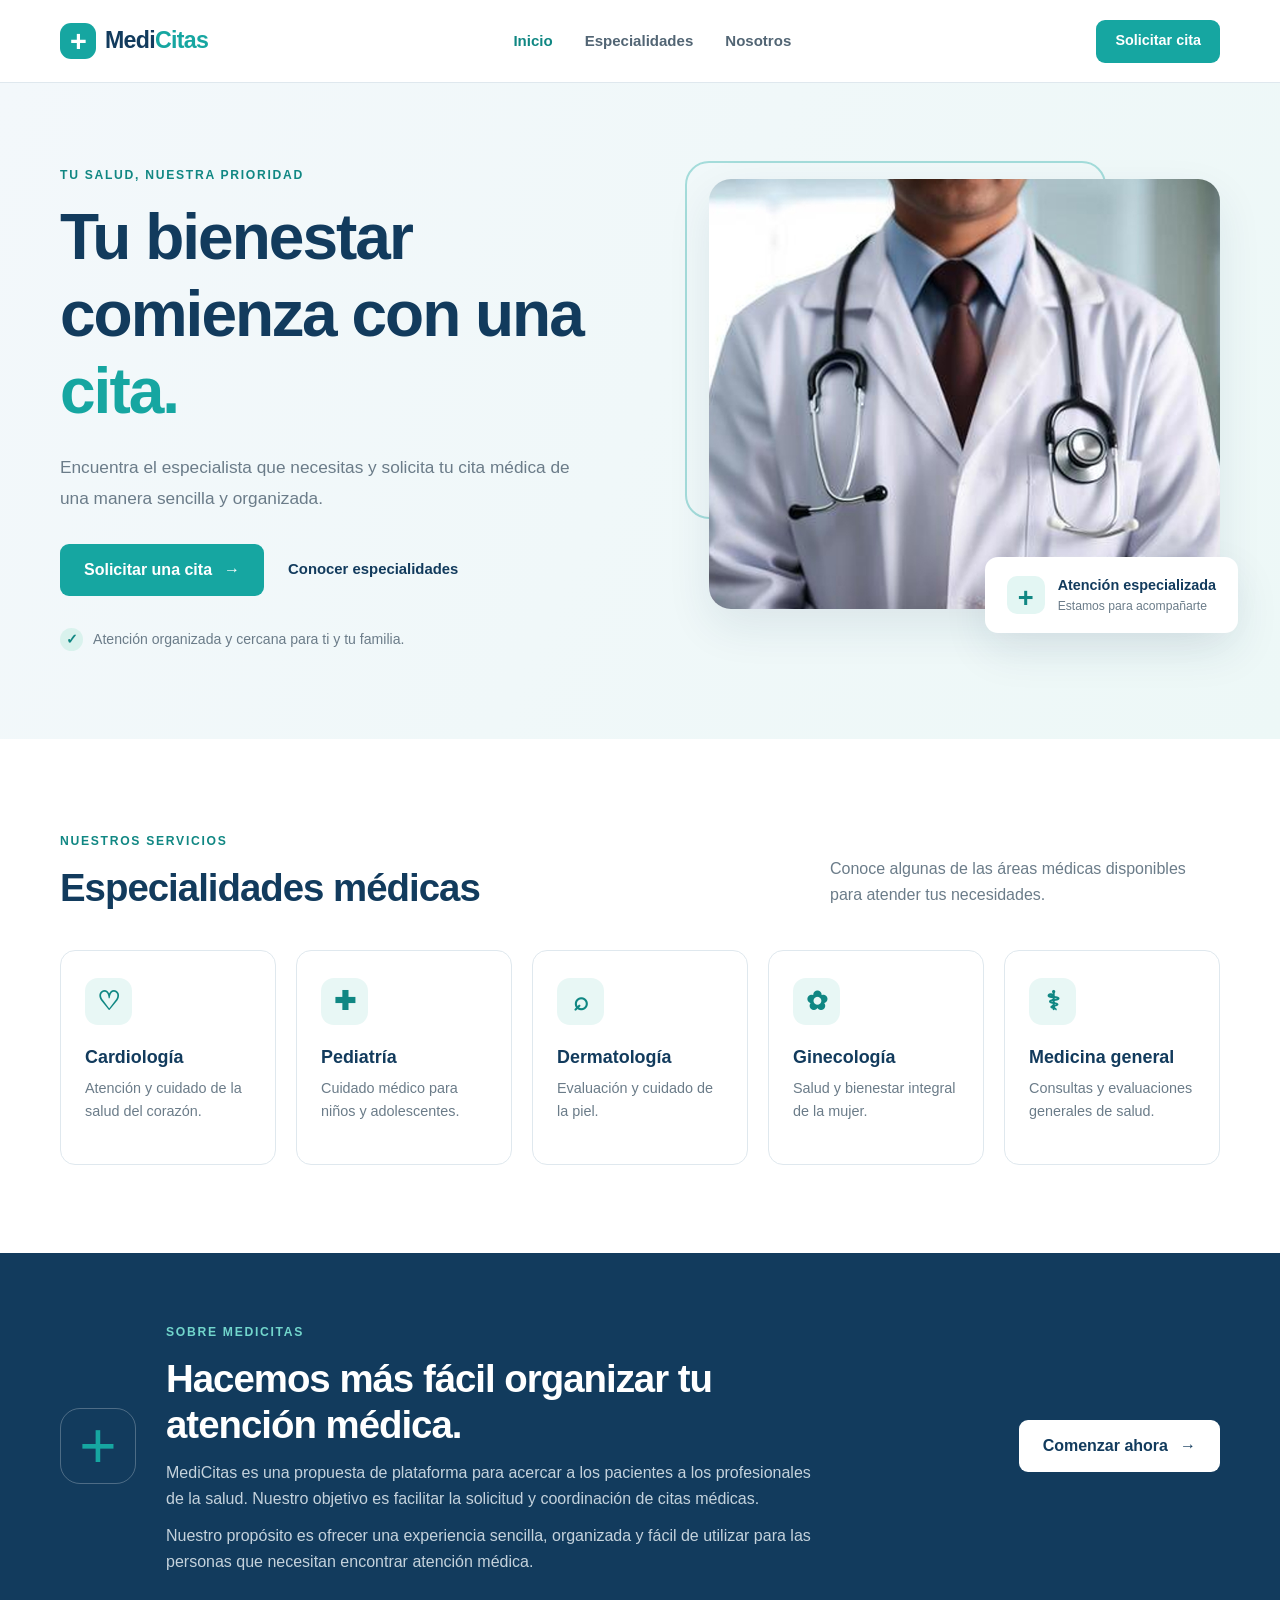
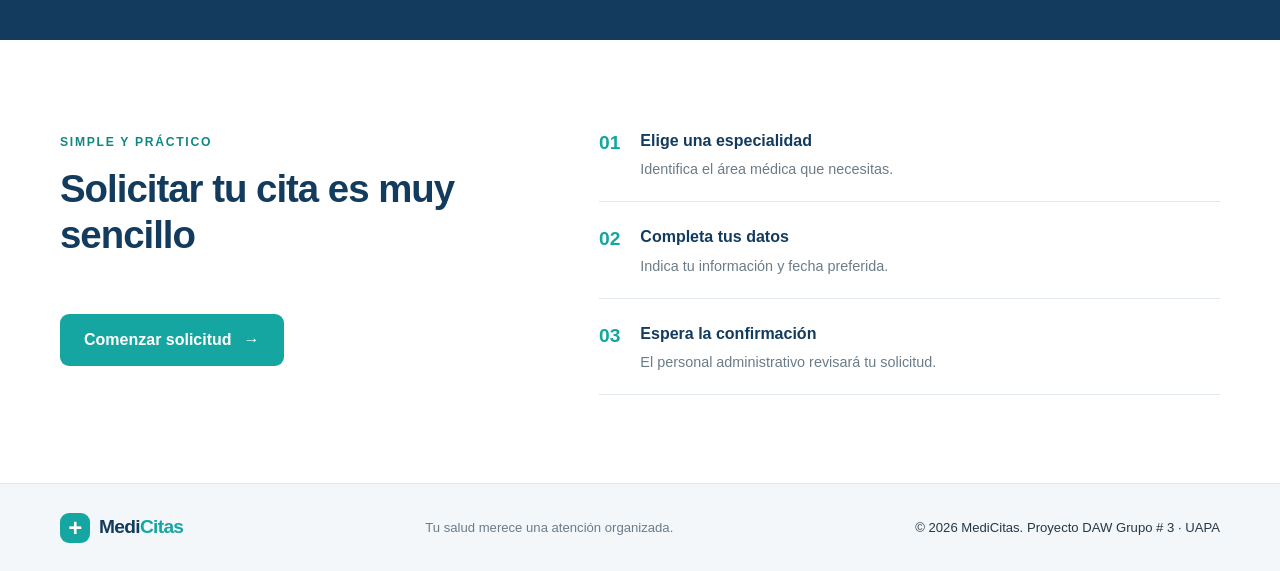
<file: index.html>
<!DOCTYPE html>
<html lang="es-DO">
<head>
    <meta charset="UTF-8">
    <meta name="viewport" content="width=device-width, initial-scale=1.0">
    <meta name="description" content="MediCitas: encuentra especialistas y solicita tu próxima cita médica.">
    <title>MediCitas | Atención médica a tu alcance</title>
    <link rel="stylesheet" href="css/estilos.css">
</head>
<body>
    <header class="encabezado-sitio">
        <div class="contenedor contenido-encabezado">
            <a class="marca" href="index.html" aria-label="MediCitas, página de inicio">
                <span class="marca-icono" aria-hidden="true">+</span>
                <span>Medi<span class="marca-acento">Citas</span></span>
            </a>

            <nav class="menu-principal" aria-label="Navegación principal">
                <ul>
                    <li><a class="enlace-menu activo" href="index.html" aria-current="page">Inicio</a></li>
                    <li><a class="enlace-menu" href="#especialidades">Especialidades</a></li>
                    <li><a class="enlace-menu" href="#nosotros">Nosotros</a></li>
                </ul>
            </nav>

            <a class="boton boton-pequeno" href="solicitar-cita.html">Solicitar cita</a>
        </div>
    </header>

    <main>
        <section class="portada" id="inicio">
            <div class="contenedor contenido-portada">
                <div class="texto-portada">
                    <span class="antetitulo">Tu salud, nuestra prioridad</span>
                    <h1>Tu bienestar comienza con una <span class="texto-acento">cita.</span></h1>
                    <p class="descripcion-portada">
                        Encuentra el especialista que necesitas y solicita tu cita médica
                        de una manera sencilla y organizada.
                    </p>
                    <div class="acciones-portada">
                        <a class="boton" href="solicitar-cita.html">Solicitar una cita <span aria-hidden="true">→</span></a>
                        <a class="enlace-texto" href="#especialidades">Conocer especialidades</a>
                    </div>
                    <div class="nota-portada">
                        <span class="nota-marca" aria-hidden="true">✓</span>
                        Atención organizada y cercana para ti y tu familia.
                    </div>
                </div>

                <div class="marco-imagen-portada">
                    <img
                        class="imagen-portada"
                        src="imagenes/doctora.jpg"
                        alt="Doctora con bata blanca en un consultorio médico">
                    <div class="leyenda-imagen">
                        <span class="icono-leyenda" aria-hidden="true">+</span>
                        <span><strong>Atención especializada</strong><small>Estamos para acompañarte</small></span>
                    </div>
                </div>
            </div>
        </section>

        <section class="seccion seccion-especialidades" id="especialidades">
            <div class="contenedor">
                <div class="encabezado-seccion">
                    <div>
                        <span class="antetitulo">Nuestros servicios</span>
                        <h2>Especialidades médicas</h2>
                    </div>
                    <p>Conoce algunas de las áreas médicas disponibles para atender tus necesidades.</p>
                </div>

                <ul class="cuadricula-especialidades">
                    <li class="tarjeta-especialidad">
                        <span class="icono-especialidad" aria-hidden="true">♡</span>
                        <h3>Cardiología</h3>
                        <p>Atención y cuidado de la salud del corazón.</p>
                    </li>
                    <li class="tarjeta-especialidad">
                        <span class="icono-especialidad" aria-hidden="true">✚</span>
                        <h3>Pediatría</h3>
                        <p>Cuidado médico para niños y adolescentes.</p>
                    </li>
                    <li class="tarjeta-especialidad">
                        <span class="icono-especialidad" aria-hidden="true">⌕</span>
                        <h3>Dermatología</h3>
                        <p>Evaluación y cuidado de la piel.</p>
                    </li>
                    <li class="tarjeta-especialidad">
                        <span class="icono-especialidad" aria-hidden="true">✿</span>
                        <h3>Ginecología</h3>
                        <p>Salud y bienestar integral de la mujer.</p>
                    </li>
                    <!-- Aporte: Josué Ramírez -->
                    <li class="tarjeta-especialidad">
                        <span class="icono-especialidad" aria-hidden="true">⚕</span>
                        <h3>Medicina general</h3>
                        <p>Consultas y evaluaciones generales de salud.</p>
                    </li>
                </ul>
            </div>
        </section>

        <section class="seccion seccion-nosotros" id="nosotros">
            <div class="contenedor contenido-nosotros">
                <div class="simbolo-nosotros" aria-hidden="true">+</div>
                <div>
                    <span class="antetitulo">Sobre MediCitas</span>
                    <h2>Hacemos más fácil organizar tu atención médica.</h2>
                    <p>
                        MediCitas es una propuesta de plataforma para acercar a los pacientes
                        a los profesionales de la salud. Nuestro objetivo es facilitar la
                        solicitud y coordinación de citas médicas.
                    </p>
                    <!-- Aporte: Josué Ramírez -->
                    <p>
                        Nuestro propósito es ofrecer una experiencia sencilla,
                        organizada y fácil de utilizar para las personas que
                        necesitan encontrar atención médica.
                    </p>
                </div>
                <a class="boton boton-claro" href="solicitar-cita.html">Comenzar ahora <span aria-hidden="true">→</span></a>
            </div>
        </section>

        <section class="seccion seccion-pasos">
            <div class="contenedor contenido-pasos">
                <div>
                    <span class="antetitulo">Simple y práctico</span>
                    <h2>Solicitar tu cita es muy sencillo</h2>
                    <!-- Aporte: Josué Ramírez -->
                    <a class="boton boton-pasos" href="solicitar-cita.html">Comenzar solicitud <span aria-hidden="true">→</span></a>
                </div>
                <ol class="lista-pasos">
                    <li><span>01</span><div><strong>Elige una especialidad</strong><p>Identifica el área médica que necesitas.</p></div></li>
                    <li><span>02</span><div><strong>Completa tus datos</strong><p>Indica tu información y fecha preferida.</p></div></li>
                    <li><span>03</span><div><strong>Espera la confirmación</strong><p>El personal administrativo revisará tu solicitud.</p></div></li>
                </ol>
            </div>
        </section>
    </main>

    <footer class="pie-pagina">
        <div class="contenedor contenido-pie">
            <a class="marca marca-pie" href="index.html"><span class="marca-icono" aria-hidden="true">+</span><span>Medi<span class="marca-acento">Citas</span></span></a>
            <p>Tu salud merece una atención organizada.</p>
            <small>© 2026 MediCitas. Proyecto DAW Grupo # 3 · UAPA</small>
        </div>
    </footer>
</body>
</html>
</file>
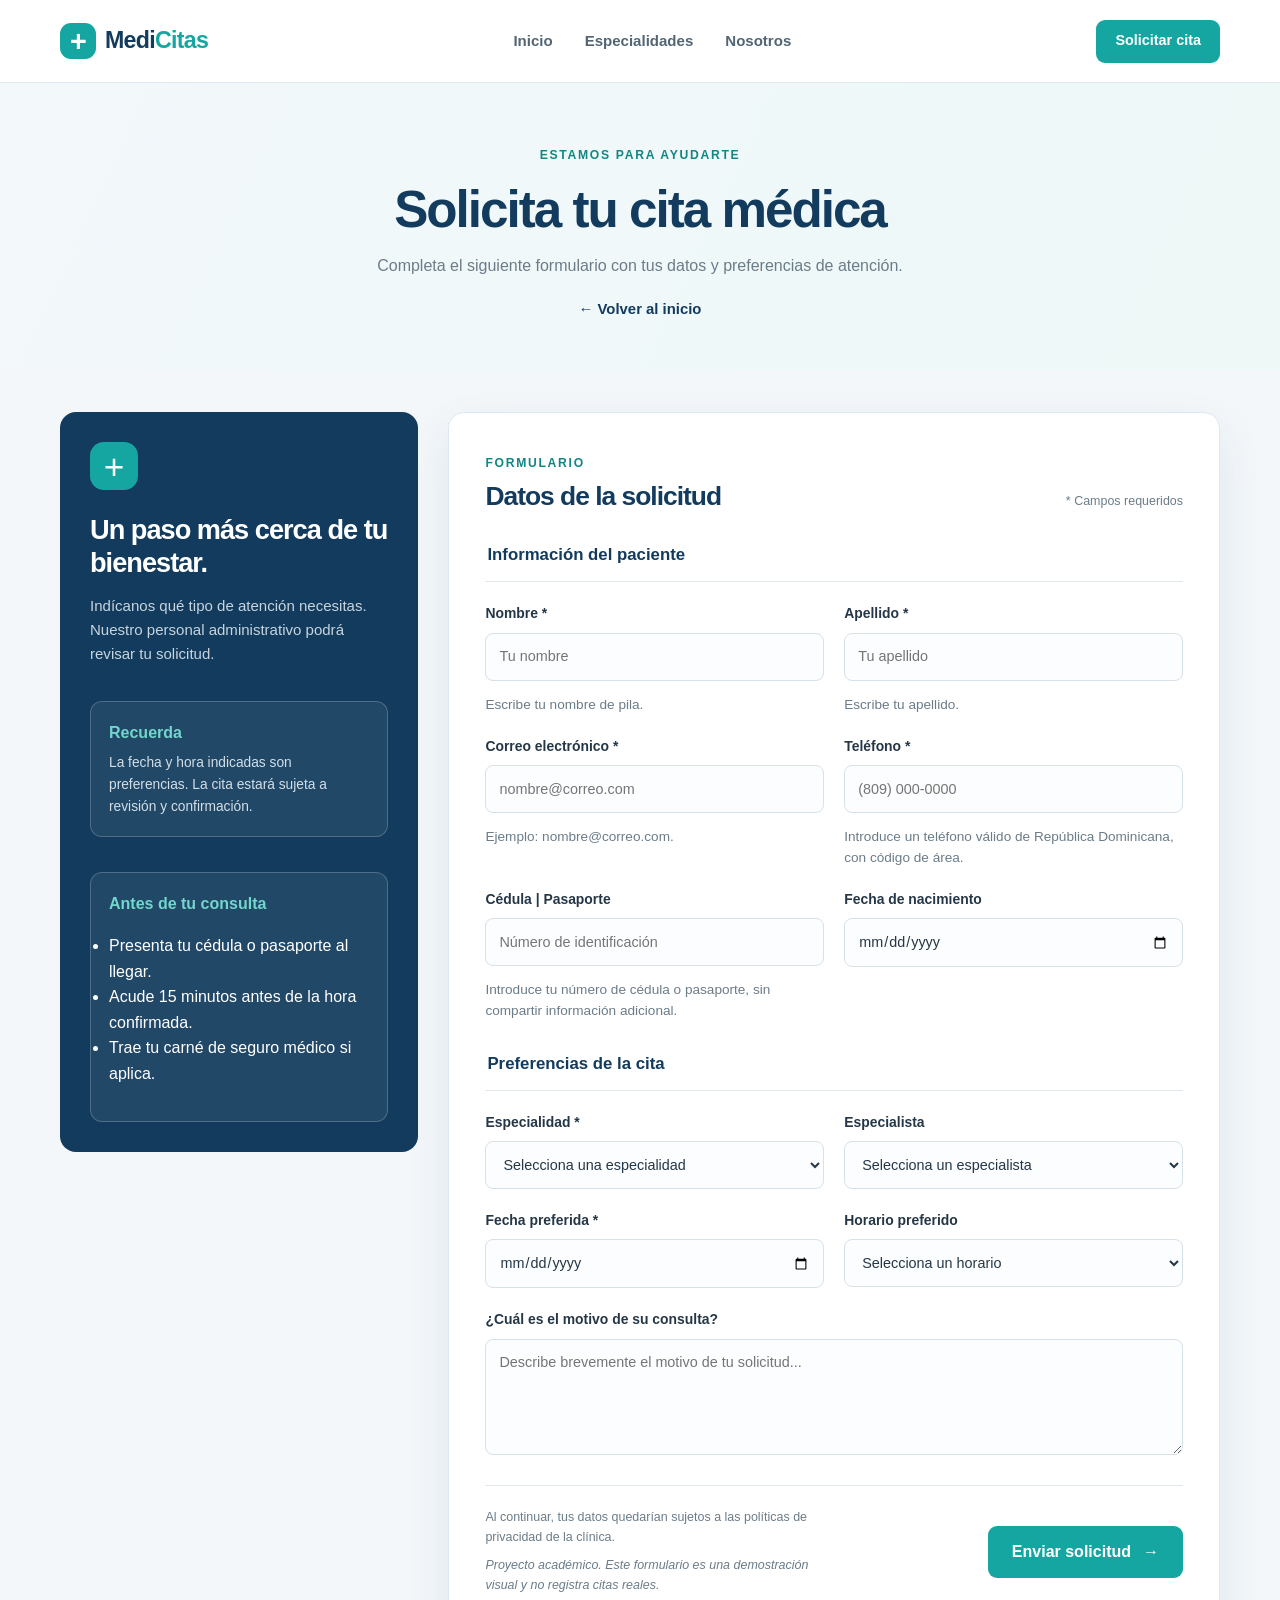
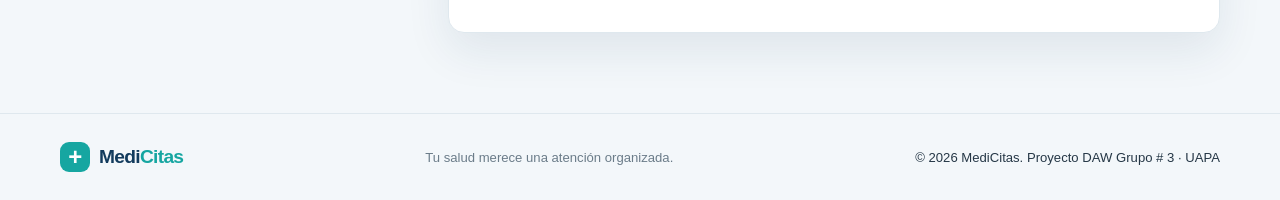
<file: solicitar-cita.html>
<!doctype html>
<html lang="es-DO">
  <head>
    <meta charset="UTF-8" />
    <meta name="viewport" content="width=device-width, initial-scale=1.0" />
    <meta
      name="description"
      content="Formulario de solicitud de cita médica de MediCitas."
    />
    <title>Solicitar cita | MediCitas</title>
    <link rel="stylesheet" href="css/estilos.css" />
  </head>
  <body>
    <header class="encabezado-sitio">
      <div class="contenedor contenido-encabezado">
        <a
          class="marca"
          href="index.html"
          aria-label="MediCitas, página de inicio"
        >
          <span class="marca-icono" aria-hidden="true">+</span>
          <span>Medi<span class="marca-acento">Citas</span></span>
        </a>

        <nav class="menu-principal" aria-label="Navegación principal">
          <ul>
            <li><a class="enlace-menu" href="index.html">Inicio</a></li>
            <li>
              <a class="enlace-menu" href="index.html#especialidades"
                >Especialidades</a
              >
            </li>
            <li>
              <a class="enlace-menu" href="index.html#nosotros">Nosotros</a>
            </li>
          </ul>
        </nav>

        <a
          class="boton boton-pequeno"
          href="solicitar-cita.html"
          aria-current="page"
          >Solicitar cita</a
        >
      </div>
    </header>

    <main class="pagina-formulario">
      <section class="intro-formulario">
        <div class="contenedor">
          <span class="antetitulo">Estamos para ayudarte</span>
          <h1>Solicita tu cita médica</h1>
          <p>
            Completa el siguiente formulario con tus datos y preferencias de
            atención.
          </p>
          <a class="enlace-volver" href="index.html">← Volver al inicio</a>
        </div>
      </section>

      <section class="contenedor seccion-formulario">
        <aside class="lateral-formulario">
          <div class="icono-lateral" aria-hidden="true">+</div>
          <h2>Un paso más cerca de tu bienestar.</h2>
          <p>
            Indícanos qué tipo de atención necesitas. Nuestro personal
            administrativo podrá revisar tu solicitud.
          </p>
          <div class="recordatorio-lateral">
            <strong>Recuerda</strong>
            <p>
              La fecha y hora indicadas son preferencias. La cita estará sujeta
              a revisión y confirmación.
            </p>
          </div>
          <div class="recordatorio-lateral">
            <strong>Antes de tu consulta</strong>
            <ul>
              <li>Presenta tu cédula o pasaporte al llegar.</li>
              <li>Acude 15 minutos antes de la hora confirmada.</li>
              <li>Trae tu carné de seguro médico si aplica.</li>
            </ul>
          </div>
        </aside>

        <div class="tarjeta-formulario">
          <div class="encabezado-tarjeta">
            <div>
              <span class="antetitulo">Formulario</span>
              <h2>Datos de la solicitud</h2>
            </div>
            <span class="nota-requeridos">* Campos requeridos</span>
          </div>

          <!-- Formulario maquetado para la primera fase; todavía no procesa información. -->
          <form action="#" method="get">
            <fieldset>
              <legend>Información del paciente</legend>
              <div class="cuadricula-formulario">
                <div class="grupo-campo">
                  <label for="nombre">Nombre *</label>
                  <input
                    type="text"
                    id="nombre"
                    name="nombre"
                    placeholder="Tu nombre"
                    autocomplete="given-name"
                    aria-describedby="ayuda-nombre"
                    pattern="[A-Za-zÁÉÍÓÚÜÑáéíóúüñ]+([ '-][A-Za-zÁÉÍÓÚÜÑáéíóúüñ]+)*"
                    title="Introduce solamente letras, espacios, apóstrofes o guiones."
                    required
                  />
                  <small id="ayuda-nombre" class="ayuda-campo">
                    Escribe tu nombre de pila.
                  </small>
                </div>
                <div class="grupo-campo">
                  <label for="apellido">Apellido *</label>
                  <input
                    type="text"
                    id="apellido"
                    name="apellido"
                    placeholder="Tu apellido"
                    autocomplete="family-name"
                    aria-describedby="ayuda-apellido"
                    pattern="[A-Za-zÁÉÍÓÚÜÑáéíóúüñ]+([ '-][A-Za-zÁÉÍÓÚÜÑáéíóúüñ]+)*"
                    required
                  />
                  <small id="ayuda-apellido" class="ayuda-campo">
                    Escribe tu apellido.
                  </small>
                </div>
                <div class="grupo-campo">
                  <label for="correo">Correo electrónico *</label>
                  <input
                    type="email"
                    id="correo"
                    name="correo"
                    placeholder="nombre@correo.com"
                    autocomplete="email"
                    aria-describedby="ayuda-correo"
                    required
                  />
                  <small id="ayuda-correo" class="ayuda-campo">
                    Ejemplo: nombre@correo.com.
                  </small>
                </div>
                <div class="grupo-campo">
                  <label for="telefono">Teléfono *</label>
                  <input
                    type="tel"
                    id="telefono"
                    name="telefono"
                    placeholder="(809) 000-0000"
                    autocomplete="tel"
                    aria-describedby="ayuda-telefono"
                    required
                    pattern="(\+?1[- ]?)?\(?(809|829|849)\)?[- ]?[0-9]{3}[- ]?[0-9]{4}"
                    title="Introduce un teléfono dominicano con código 809, 829 o 849."
                  />
                  <small id="ayuda-telefono" class="ayuda-campo">
                    Introduce un teléfono válido de República Dominicana, con
                    código de área.
                  </small>
                </div>
                <div class="grupo-campo">
                  <label for="documento">Cédula | Pasaporte</label>
                  <input
                    type="text"
                    id="documento"
                    name="documento"
                    placeholder="Número de identificación"
                    autocomplete="off"
                    aria-describedby="ayuda-documento"
                    pattern="[A-Za-z0-9-]+"
                    title="Introduce letras, números o guiones."
                  />
                  <small id="ayuda-documento" class="ayuda-campo">
                    Introduce tu número de cédula o pasaporte, sin compartir
                    información adicional.
                  </small>
                </div>
                <div class="grupo-campo">
                  <label for="nacimiento">Fecha de nacimiento</label>
                  <input type="date" id="nacimiento" name="nacimiento" />
                </div>
              </div>
            </fieldset>

            <fieldset>
              <legend>Preferencias de la cita</legend>
              <div class="cuadricula-formulario">
                <div class="grupo-campo">
                  <label for="especialidad">Especialidad *</label>
                  <select id="especialidad" name="especialidad" required>
                    <option value="">Selecciona una especialidad</option>
                    <option value="cardiologia">Cardiología</option>
                    <option value="pediatria">Pediatría</option>
                    <option value="dermatologia">Dermatología</option>
                    <option value="ginecologia">Ginecología</option>
                    <option value="medicina-general">Medicina general</option>
                  </select>
                </div>
                <div class="grupo-campo">
                  <label for="especialista">Especialista</label>
                  <select id="especialista" name="especialista">
                    <option value="">Selecciona un especialista</option>
                    <option value="dr-carlos-mendez">Dr. Carlos Méndez</option>
                    <option value="dra-laura-rodriguez">
                      Dra. Laura Rodríguez
                    </option>
                    <option value="sin-preferencia">Sin preferencia</option>
                  </select>
                </div>
                <div class="grupo-campo">
                  <label for="fecha">Fecha preferida *</label>
                  <input type="date" id="fecha" name="fecha" required />
                </div>
                <div class="grupo-campo">
                  <label for="hora">Horario preferido</label>
                  <select id="hora" name="hora">
                    <option value="">Selecciona un horario</option>
                    <option value="08:00-10:00">
                      8:00 a. m. - 10:00 a. m.
                    </option>
                    <option value="10:00-12:00">
                      10:00 a. m. - 12:00 p. m.
                    </option>
                    <option value="13:00-15:00">1:00 p. m. - 3:00 p. m.</option>
                    <option value="15:00-17:00">3:00 p. m. - 5:00 p. m.</option>
                  </select>
                </div>
                <div class="grupo-campo ancho-completo">
                  <label for="motivo">¿Cuál es el motivo de su consulta?</label>
                  <textarea
                    id="motivo"
                    name="motivo"
                    rows="4"
                    placeholder="Describe brevemente el motivo de tu solicitud..."
                  ></textarea>
                </div>
              </div>
            </fieldset>

            <div class="acciones-formulario">
              <div class="textos-acciones">
                <p>
                  Al continuar, tus datos quedarían sujetos a las políticas de
                  privacidad de la clínica.
                </p>
                <!-- Aporte: Josué Ramírez -->
                <p class="nota-academica">
                  Proyecto académico. Este formulario es una demostración
                  visual y no registra citas reales.
                </p>
              </div>
              <button class="boton" type="button">
                Enviar solicitud <span aria-hidden="true">→</span>
              </button>
            </div>
          </form>
        </div>
      </section>
    </main>

    <footer class="pie-pagina">
      <div class="contenedor contenido-pie">
        <a class="marca marca-pie" href="index.html"
          ><span class="marca-icono" aria-hidden="true">+</span
          ><span>Medi<span class="marca-acento">Citas</span></span></a
        >
        <p>Tu salud merece una atención organizada.</p>
        <small>© 2026 MediCitas. Proyecto DAW Grupo # 3 · UAPA</small>
      </div>
    </footer>
  </body>
</html>
</file>
<file: css/estilos.css>
/* =========================================
   MEDICITAS - Hoja de estilos compartida
   ========================================= */

/* 1. Selectores de etiqueta */
:root {
  --azul-marino: #123b5d;
  --azul-marino-oscuro: #0b2b45;
  --verde-azulado: #16a6a1;
  --verde-azulado-oscuro: #108783;
  --texto: #253746;
  --texto-suave: #6b7c89;
  --fondo: #f3f7fa;
  --blanco: #ffffff;
  --borde: #dfe8ee;
  --sombra: 0 18px 45px rgba(18, 59, 93, 0.09);
}

* {
  box-sizing: border-box;
}

html {
  scroll-behavior: smooth;
}

body {
  margin: 0;
  background: var(--blanco);
  color: var(--texto);
  font-family: Arial, Helvetica, sans-serif;
  line-height: 1.6;
}

img {
  display: block;
  max-width: 100%;
}

a {
  color: inherit;
  text-decoration: none;
}

ul,
ol {
  padding: 0;
}

button,
input,
select,
textarea {
  font: inherit;
}

h1,
h2,
h3,
p {
  margin-top: 0;
}

h1,
h2,
h3 {
  color: var(--azul-marino);
  line-height: 1.2;
}

h1 {
  font-size: clamp(2.5rem, 5vw, 4.4rem);
  letter-spacing: -2px;
}

h2 {
  font-size: clamp(1.8rem, 3vw, 2.5rem);
  letter-spacing: -1px;
}

p {
  color: var(--texto-suave);
}

/* 2. Selectores de clase */
.contenedor {
  width: min(1160px, calc(100% - 48px));
  margin: 0 auto;
}

.encabezado-sitio {
  position: relative;
  z-index: 5;
  background: var(--blanco);
  border-bottom: 1px solid var(--borde);
}

.contenido-encabezado {
  min-height: 82px;
  display: flex;
  align-items: center;
  justify-content: space-between;
  gap: 28px;
}

.marca {
  display: inline-flex;
  align-items: center;
  gap: 9px;
  color: var(--azul-marino);
  font-size: 1.45rem;
  font-weight: 800;
  letter-spacing: -0.7px;
}

.marca-icono,
.icono-lateral {
  display: inline-grid;
  place-items: center;
  width: 36px;
  height: 36px;
  border-radius: 11px;
  background: var(--verde-azulado);
  color: var(--blanco);
  font-size: 1.8rem;
  line-height: 1;
}

.marca-acento,
.texto-acento {
  color: var(--verde-azulado);
}

.menu-principal ul {
  display: flex;
  align-items: center;
  gap: 32px;
  margin: 0;
  list-style: none;
}

.enlace-menu {
  color: #526574;
  font-size: 0.94rem;
  font-weight: 600;
  transition: color 0.2s ease;
}

.enlace-menu:hover,
.enlace-menu.activo {
  color: var(--verde-azulado-oscuro);
}

.boton {
  display: inline-flex;
  align-items: center;
  justify-content: center;
  gap: 12px;
  min-height: 52px;
  padding: 0 24px;
  border: 0;
  border-radius: 9px;
  background: var(--verde-azulado);
  color: var(--blanco);
  font-weight: 700;
  cursor: pointer;
  transition:
    background 0.2s ease,
    transform 0.2s ease;
}

.boton:hover {
  background: var(--verde-azulado-oscuro);
  transform: translateY(-1px);
}

.boton-pequeno {
  min-height: 43px;
  padding: 0 19px;
  font-size: 0.9rem;
}

.portada {
  overflow: hidden;
  padding: 78px 0 88px;
  background: linear-gradient(115deg, #f3f8fb 0%, #edf8f7 100%);
}

.contenido-portada {
  display: grid;
  grid-template-columns: 1.02fr 0.98fr;
  align-items: center;
  gap: 68px;
}

.antetitulo {
  display: inline-block;
  margin-bottom: 14px;
  color: var(--verde-azulado-oscuro);
  font-size: 0.76rem;
  font-weight: 800;
  letter-spacing: 1.7px;
  text-transform: uppercase;
}

.texto-portada h1 {
  max-width: 600px;
  margin-bottom: 22px;
}

.descripcion-portada {
  max-width: 510px;
  margin-bottom: 30px;
  font-size: 1.08rem;
  line-height: 1.8;
}

.acciones-portada {
  display: flex;
  align-items: center;
  flex-wrap: wrap;
  gap: 24px;
}

.enlace-texto,
.enlace-volver {
  color: var(--azul-marino);
  font-size: 0.93rem;
  font-weight: 700;
}

.enlace-texto:hover,
.enlace-volver:hover {
  color: var(--verde-azulado-oscuro);
}

.nota-portada {
  display: flex;
  align-items: center;
  gap: 10px;
  margin-top: 32px;
  color: var(--texto-suave);
  font-size: 0.88rem;
}

.nota-marca {
  display: grid;
  place-items: center;
  width: 23px;
  height: 23px;
  border-radius: 50%;
  background: #d9f2ed;
  color: var(--verde-azulado-oscuro);
  font-weight: 800;
}

.marco-imagen-portada {
  position: relative;
  padding: 0 0 24px 24px;
}

.marco-imagen-portada::before {
  position: absolute;
  top: -18px;
  left: 0;
  width: 78%;
  height: 78%;
  border: 2px solid rgba(22, 166, 161, 0.35);
  border-radius: 24px;
  content: "";
}

.imagen-portada {
  position: relative;
  width: 100%;
  height: 430px;
  border-radius: 22px;
  object-fit: cover;
  box-shadow: var(--sombra);
}

.leyenda-imagen {
  position: absolute;
  right: -18px;
  bottom: 0;
  display: flex;
  align-items: center;
  gap: 13px;
  padding: 17px 22px;
  border-radius: 13px;
  background: var(--blanco);
  box-shadow: var(--sombra);
}

.icono-leyenda {
  display: grid;
  place-items: center;
  width: 38px;
  height: 38px;
  border-radius: 10px;
  background: #e3f6f3;
  color: var(--verde-azulado-oscuro);
  font-size: 1.7rem;
  font-weight: 700;
}

.leyenda-imagen strong,
.leyenda-imagen small {
  display: block;
}

.leyenda-imagen strong {
  color: var(--azul-marino);
  font-size: 0.9rem;
}

.leyenda-imagen small {
  color: var(--texto-suave);
  font-size: 0.76rem;
}

.seccion {
  padding: 88px 0;
}

.encabezado-seccion {
  display: flex;
  align-items: end;
  justify-content: space-between;
  gap: 30px;
  margin-bottom: 38px;
}

.encabezado-seccion h2 {
  margin-bottom: 0;
}

.encabezado-seccion > p {
  max-width: 390px;
  margin-bottom: 4px;
}

.cuadricula-especialidades {
  display: grid;
  grid-template-columns: repeat(5, 1fr);
  gap: 20px;
  margin: 0;
  list-style: none;
}

.tarjeta-especialidad {
  min-height: 215px;
  padding: 27px 24px;
  border: 1px solid var(--borde);
  border-radius: 15px;
  background: var(--blanco);
  transition:
    box-shadow 0.2s ease,
    transform 0.2s ease;
}

.tarjeta-especialidad:hover {
  transform: translateY(-4px);
  box-shadow: var(--sombra);
}

.icono-especialidad {
  display: grid;
  place-items: center;
  width: 47px;
  height: 47px;
  margin-bottom: 22px;
  border-radius: 13px;
  background: #e8f7f5;
  color: var(--verde-azulado-oscuro);
  font-size: 1.6rem;
  font-weight: 700;
}

.tarjeta-especialidad h3 {
  margin-bottom: 9px;
  font-size: 1.12rem;
}

.tarjeta-especialidad p {
  margin-bottom: 0;
  font-size: 0.9rem;
}

.seccion-nosotros {
  padding: 65px 0;
  background: var(--azul-marino);
}

.contenido-nosotros {
  display: grid;
  grid-template-columns: auto 1fr auto;
  align-items: center;
  gap: 30px;
}

.simbolo-nosotros {
  display: grid;
  place-items: center;
  width: 76px;
  height: 76px;
  border: 1px solid rgba(255, 255, 255, 0.25);
  border-radius: 20px;
  color: var(--verde-azulado);
  font-size: 4rem;
  font-weight: 300;
  line-height: 1;
}

.contenido-nosotros h2 {
  max-width: 650px;
  margin-bottom: 12px;
  color: var(--blanco);
}

.contenido-nosotros p {
  max-width: 650px;
  margin-bottom: 0;
  color: #c4d2dc;
}

.contenido-nosotros p + p {
  margin-top: 12px;
}

.contenido-nosotros .antetitulo {
  color: #72d6cc;
}

.boton-claro {
  background: var(--blanco);
  color: var(--azul-marino);
  white-space: nowrap;
}

.boton-claro:hover {
  background: #eaf5f5;
  color: var(--azul-marino);
}

.contenido-pasos {
  display: grid;
  grid-template-columns: 0.85fr 1.15fr;
  gap: 80px;
}

.contenido-pasos h2 {
  max-width: 400px;
}

.boton-pasos {
  margin-top: 24px;
}

.lista-pasos {
  display: grid;
  gap: 22px;
  margin: 0;
  list-style: none;
}

.lista-pasos li {
  display: flex;
  gap: 20px;
  padding-bottom: 20px;
  border-bottom: 1px solid var(--borde);
}

.lista-pasos li > span {
  color: var(--verde-azulado);
  font-size: 1.2rem;
  font-weight: 800;
}

.lista-pasos strong {
  color: var(--azul-marino);
}

.lista-pasos p {
  margin: 5px 0 0;
  font-size: 0.9rem;
}

.pie-pagina {
  padding: 28px 0;
  background: #f3f7fa;
  border-top: 1px solid var(--borde);
}

.contenido-pie {
  display: flex;
  align-items: center;
  justify-content: space-between;
  gap: 20px;
}

.marca-pie {
  font-size: 1.2rem;
}

.marca-pie .marca-icono {
  width: 30px;
  height: 30px;
  border-radius: 9px;
  font-size: 1.5rem;
}

.contenido-pie p,
.contenido-pie small {
  margin: 0;
  font-size: 0.82rem;
}

.pagina-formulario {
  min-height: 70vh;
  padding-bottom: 80px;
  background: var(--fondo);
}

.intro-formulario {
  padding: 58px 0 48px;
  background: linear-gradient(115deg, #f3f8fb 0%, #edf8f7 100%);
  text-align: center;
}

.intro-formulario h1 {
  margin-bottom: 12px;
  font-size: clamp(2.2rem, 4vw, 3.2rem);
}

.intro-formulario p {
  margin-bottom: 18px;
}

.seccion-formulario {
  display: grid;
  grid-template-columns: 0.72fr 1.55fr;
  align-items: start;
  gap: 30px;
  padding-top: 42px;
}

.lateral-formulario {
  position: sticky;
  top: 24px;
  padding: 30px;
  border-radius: 16px;
  background: var(--azul-marino);
  color: var(--blanco);
}

.lateral-formulario h2 {
  margin: 24px 0 14px;
  color: var(--blanco);
  font-size: 1.7rem;
}

.lateral-formulario > p {
  color: #c7d5df;
  font-size: 0.94rem;
}

.icono-lateral {
  width: 48px;
  height: 48px;
  border-radius: 14px;
  font-size: 2.2rem;
}

.recordatorio-lateral {
  margin-top: 35px;
  padding: 18px;
  border: 1px solid rgba(255, 255, 255, 0.2);
  border-radius: 12px;
  background: rgba(255, 255, 255, 0.07);
}

.recordatorio-lateral strong {
  color: #72d6cc;
}

.recordatorio-lateral p {
  margin: 7px 0 0;
  color: #d2dfe7;
  font-size: 0.86rem;
}

.tarjeta-formulario {
  padding: 36px;
  border: 1px solid var(--borde);
  border-radius: 16px;
  background: var(--blanco);
  box-shadow: var(--sombra);
}

.encabezado-tarjeta {
  display: flex;
  align-items: end;
  justify-content: space-between;
  gap: 20px;
  margin-bottom: 30px;
}

.encabezado-tarjeta h2 {
  margin: 0;
  font-size: 1.65rem;
}

.encabezado-tarjeta .antetitulo {
  margin-bottom: 7px;
}

.nota-requeridos {
  color: var(--texto-suave);
  font-size: 0.78rem;
}

fieldset {
  min-width: 0;
  margin: 0 0 30px;
  padding: 0;
  border: 0;
}

legend {
  width: 100%;
  margin-bottom: 20px;
  padding-bottom: 12px;
  border-bottom: 1px solid var(--borde);
  color: var(--azul-marino);
  font-size: 1.05rem;
  font-weight: 800;
}

.cuadricula-formulario {
  display: grid;
  grid-template-columns: repeat(2, minmax(0, 1fr));
  gap: 20px;
}

.grupo-campo {
  display: flex;
  flex-direction: column;
  gap: 8px;
}

.grupo-campo label {
  color: var(--texto);
  font-size: 0.87rem;
  font-weight: 700;
}

.grupo-campo input,
.grupo-campo select,
.grupo-campo textarea {
  width: 100%;
  min-height: 48px;
  padding: 11px 13px;
  border: 1px solid #d7e1e8;
  border-radius: 8px;
  outline: none;
  background: #fbfdfe;
  color: var(--texto);
  font-size: 0.9rem;
}

.grupo-campo textarea {
  min-height: 115px;
  resize: vertical;
}

.grupo-campo input:focus,
.grupo-campo select:focus,
.grupo-campo textarea:focus {
  border-color: var(--verde-azulado);
  box-shadow: 0 0 0 3px rgba(22, 166, 161, 0.12);
}

.ancho-completo {
  grid-column: 1 / -1;
}

.acciones-formulario {
  display: flex;
  align-items: center;
  justify-content: space-between;
  gap: 20px;
  padding-top: 22px;
  border-top: 1px solid var(--borde);
}

.acciones-formulario p {
  max-width: 340px;
  margin: 0;
  font-size: 0.78rem;
}

.acciones-formulario .nota-academica {
  margin-top: 8px;
  font-style: italic;
}

/* 3. Selectores de ID */
#inicio,
#especialidades,
#nosotros {
  scroll-margin-top: 25px;
}

/* 4. Adaptación a las pantallas pequeñas */
@media (max-width: 900px) {
  .contenido-portada {
    gap: 35px;
  }

  .cuadricula-especialidades {
    grid-template-columns: repeat(3, 1fr);
  }

  .contenido-nosotros {
    grid-template-columns: auto 1fr;
  }

  .contenido-nosotros .boton {
    grid-column: 2;
    justify-self: start;
  }

  .seccion-formulario {
    grid-template-columns: 1fr;
  }

  .lateral-formulario {
    position: static;
  }

  .contenido-pasos {
    gap: 35px;
  }
}

@media (max-width: 650px) {
  .contenedor {
    width: min(100% - 32px, 520px);
  }

  .contenido-encabezado {
    min-height: auto;
    padding-top: 17px;
    padding-bottom: 17px;
    flex-wrap: wrap;
    gap: 15px;
  }

  .menu-principal {
    order: 3;
    width: 100%;
  }

  .menu-principal ul {
    justify-content: space-between;
    gap: 12px;
  }

  .enlace-menu {
    font-size: 0.82rem;
  }

  .contenido-encabezado > .boton {
    margin-left: auto;
  }

  .portada {
    padding: 55px 0 65px;
  }

  .contenido-portada,
  .contenido-pasos {
    grid-template-columns: 1fr;
  }

  .texto-portada h1 {
    font-size: 2.8rem;
  }

  .marco-imagen-portada {
    margin: 12px 12px 0 0;
  }

  .imagen-portada {
    height: 310px;
  }

  .leyenda-imagen {
    right: -10px;
  }

  .seccion {
    padding: 65px 0;
  }

  .encabezado-seccion {
    display: block;
  }

  .encabezado-seccion > p {
    margin-top: 15px;
  }

  .cuadricula-especialidades {
    grid-template-columns: 1fr;
  }

  .contenido-nosotros {
    grid-template-columns: 1fr;
  }

  .contenido-nosotros .boton {
    grid-column: auto;
  }

  .contenido-pie {
    flex-direction: column;
    align-items: flex-start;
  }

  .intro-formulario {
    padding: 45px 0 38px;
  }

  .tarjeta-formulario {
    padding: 24px 18px;
  }

  .encabezado-tarjeta {
    align-items: flex-start;
    flex-direction: column;
  }

  .cuadricula-formulario {
    grid-template-columns: 1fr;
  }

  .ancho-completo {
    grid-column: auto;
  }

  .acciones-formulario {
    align-items: stretch;
    flex-direction: column;
  }

  .acciones-formulario .boton {
    width: 100%;
  }
}

a:focus-visible,
button:focus-visible,
input:focus-visible,
select:focus-visible,
textarea:focus-visible {
  outline: 3px solid var(--verde-azulado);
  outline-offset: 3px;
}

/* Accesibilidad: respetar la preferencia de movimiento reducido */
@media (prefers-reduced-motion: reduce) {
  html {
    scroll-behavior: auto;
  }

  *,
  *::before,
  *::after {
    animation-duration: 0.01ms !important;
    animation-iteration-count: 1 !important;
    transition-duration: 0.01ms !important;
  }
}

/* Accesibilidad: instrucciones de los campos del formulario */
.ayuda-campo {
  display: block;
  margin-top: 6px;
  color: var(--texto-suave);
  font-size: 0.85rem;
  line-height: 1.5;
}
/* Accesibilidad: estados visuales de validación del formulario */
.grupo-campo input:user-invalid,
.grupo-campo select:user-invalid,
.grupo-campo textarea:user-invalid {
  border-color: #c0392b;
}

.grupo-campo input:user-valid,
.grupo-campo select:user-valid,
.grupo-campo textarea:user-valid {
  border-color: #16856b;
}
</file>
